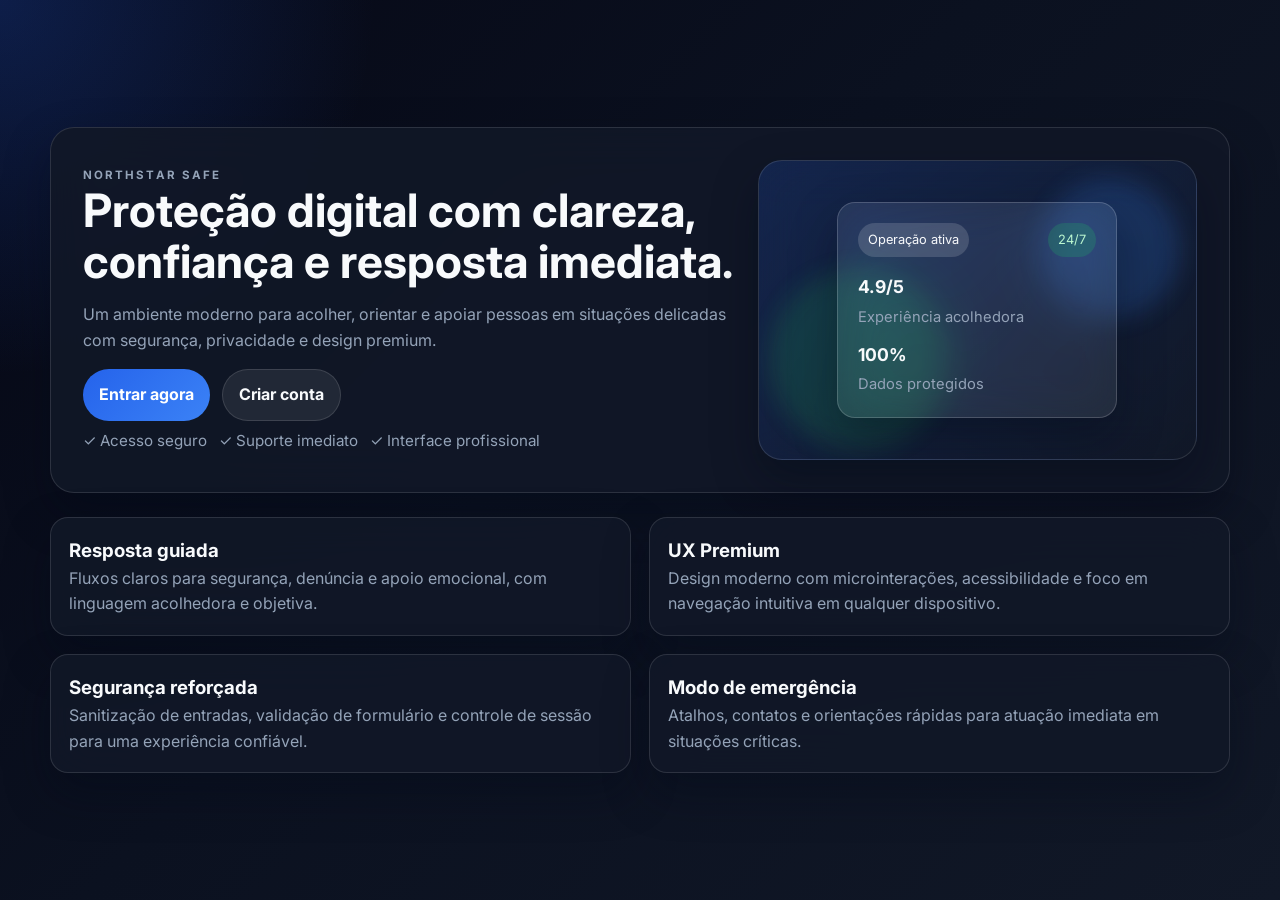
<file: index.html>
﻿<!DOCTYPE html>
<html lang="pt-BR">
<head>
  <meta charset="UTF-8" />
  <meta name="viewport" content="width=device-width, initial-scale=1.0" />
  <meta name="description" content="Northstar Safe oferece acolhimento, segurança e acesso rápido a recursos de proteção." />
  <title>Northstar Safe</title>
  <link rel="icon" type="image/svg+xml" href="assets/favicon.svg" />
  <link rel="preconnect" href="https://fonts.googleapis.com" />
  <link rel="preconnect" href="https://fonts.gstatic.com" crossorigin />
  <link href="https://fonts.googleapis.com/css2?family=Inter:wght@400;500;600;700;800&family=Poppins:wght@500;600;700&display=swap" rel="stylesheet" />
  <link rel="stylesheet" href="styles/style.css" />
</head>
<body class="landing-page">
  <main class="landing-shell">
    <section class="hero-card hero-spotlight">
      <div class="hero-copy">
        <p class="eyebrow">Northstar Safe</p>
        <h1>Proteção digital com clareza, confiança e resposta imediata.</h1>
        <p>Um ambiente moderno para acolher, orientar e apoiar pessoas em situações delicadas com segurança, privacidade e design premium.</p>
        <div class="actions">
          <a class="btn btn-primary" href="Index/login.html">Entrar agora</a>
          <a class="btn btn-secondary" href="Index/register.html">Criar conta</a>
        </div>
        <div class="trust-row">
          <span>✓ Acesso seguro</span>
          <span>✓ Suporte imediato</span>
          <span>✓ Interface profissional</span>
        </div>
      </div>
      <div class="hero-visual" aria-hidden="true">
        <div class="orb orb-one"></div>
        <div class="orb orb-two"></div>
        <div class="glass-panel">
          <div class="panel-header">
            <span class="status-pill">Operação ativa</span>
            <span class="status-pill status-success">24/7</span>
          </div>
          <div class="metric-list">
            <div>
              <strong>4.9/5</strong>
              <span>Experiência acolhedora</span>
            </div>
            <div>
              <strong>100%</strong>
              <span>Dados protegidos</span>
            </div>
          </div>
        </div>
      </div>
    </section>

    <section class="feature-grid">
      <article class="card">
        <h3>Resposta guiada</h3>
        <p>Fluxos claros para segurança, denúncia e apoio emocional, com linguagem acolhedora e objetiva.</p>
      </article>
      <article class="card">
        <h3>UX Premium</h3>
        <p>Design moderno com microinterações, acessibilidade e foco em navegação intuitiva em qualquer dispositivo.</p>
      </article>
      <article class="card">
        <h3>Segurança reforçada</h3>
        <p>Sanitização de entradas, validação de formulário e controle de sessão para uma experiência confiável.</p>
      </article>
      <article class="card">
        <h3>Modo de emergência</h3>
        <p>Atalhos, contatos e orientações rápidas para atuação imediata em situações críticas.</p>
      </article>
    </section>
  </main>
</body>
</html>
</file>
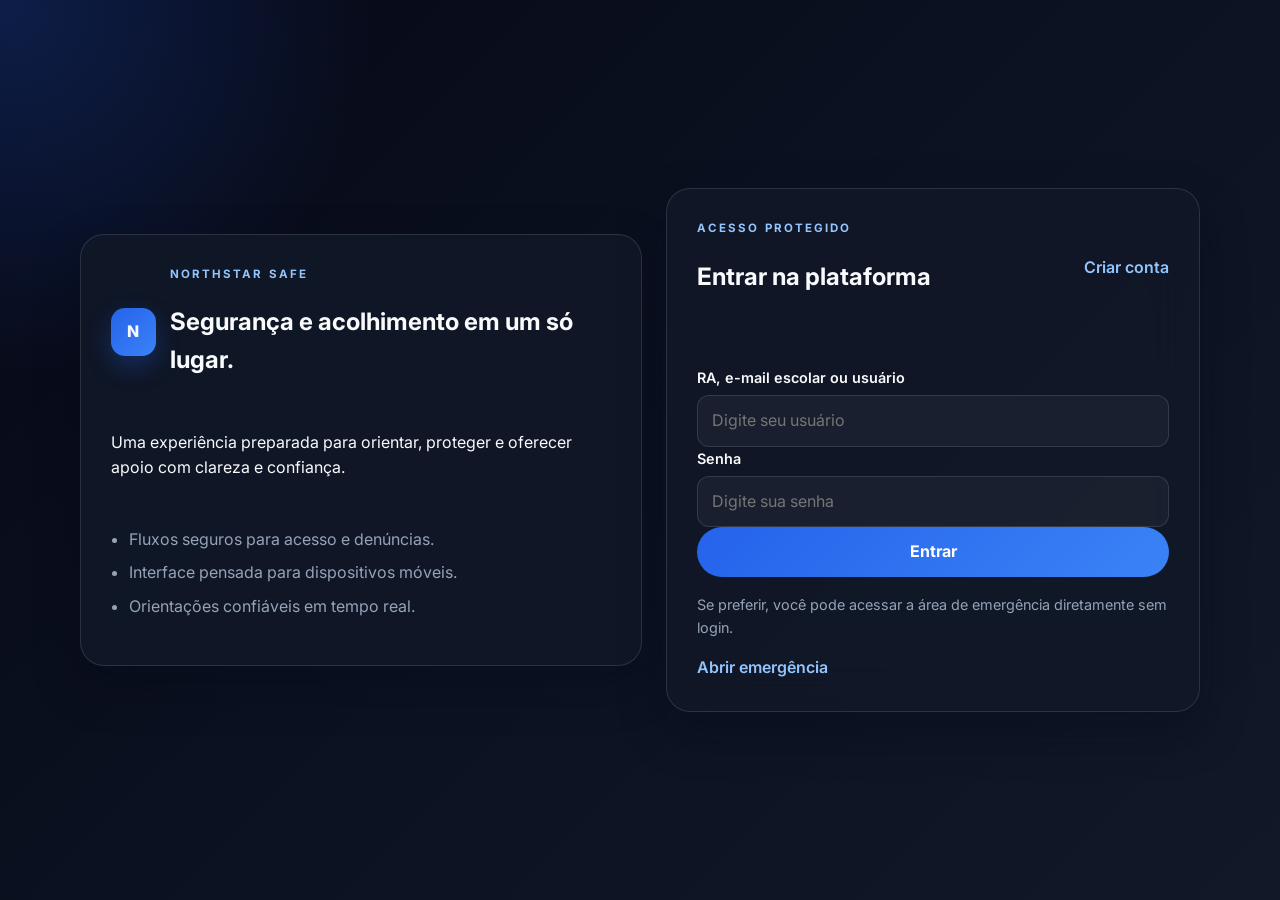
<file: Index/assedio.html>
<!DOCTYPE html>
<html lang="pt-BR">
<head>
  <meta charset="UTF-8" />
  <meta name="viewport" content="width=device-width, initial-scale=1.0" />
  <title>Assédio • Northstar Safe</title>
  <link rel="icon" type="image/svg+xml" href="../assets/favicon.svg" />
  <link rel="preconnect" href="https://fonts.googleapis.com" />
  <link rel="preconnect" href="https://fonts.gstatic.com" crossorigin />
  <link href="https://fonts.googleapis.com/css2?family=Inter:wght@400;500;600;700;800&display=swap" rel="stylesheet" />
  <link rel="stylesheet" href="../styles/style.css" />
  <link rel="stylesheet" href="../styles/page.css" />
</head>
<body>
  <div class="page-container">
    <div id="sidebar"></div>
    <main class="main-panel">
      <section class="section">
        <div class="section-title">
          <div class="headline">
            <p class="eyebrow">Orientação</p>
            <h2>Assédio</h2>
            <p>Conhecer as formas de assédio ajuda na prevenção, no registro e na busca por apoio.</p>
          </div>
          <a href="Home.html" class="btn btn-secondary">Voltar</a>
        </div>
        <div class="hero-card">
          <p class="eyebrow">Resumo</p>
          <p>O assédio pode acontecer presencialmente, digitalmente ou em ambientes de trabalho e estudo. Documentar e buscar apoio é fundamental.</p>
        </div>
        <div class="card-grid">
          <article class="card">
            <h3>Formas comuns</h3>
            <ul>
              <li>Insultos e comentários ofensivos</li>
              <li>Pressão persistente e invasão de privacidade</li>
              <li>Assédio virtual e compartilhamento indevido</li>
              <li>Intimidação em ambientes coletivos</li>
            </ul>
          </article>
          <article class="card">
            <h3>Próximos passos</h3>
            <ul>
              <li>Guarde provas e registros</li>
              <li>Reporte o ocorrido a uma autoridade</li>
              <li>Procure apoio emocional e jurídico</li>
              <li>Use o canal de denúncias do projeto</li>
            </ul>
          </article>
        </div>
      </section>
    </main>
  </div>
  <div id="footer"></div>
  <div id="toast" class="toast" role="status" aria-live="polite"></div>
  <script src="../scripts/shared.js"></script>
  <script>
    window.ProtegeCM.requireAuth('login.html');
    window.ProtegeCM.renderSidebar('assedio');
    window.ProtegeCM.renderFooter();
  </script>
</body>
</html>
</file>
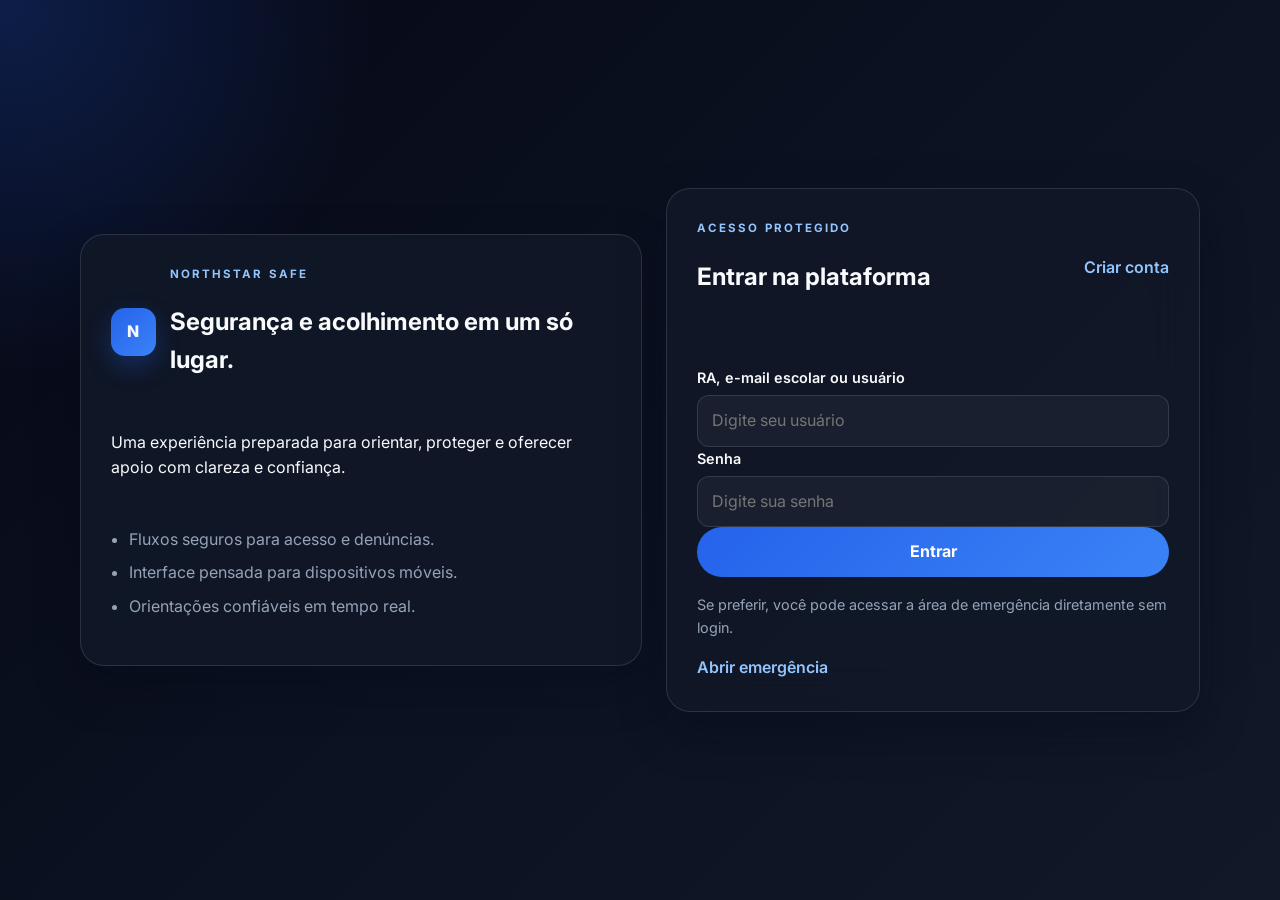
<file: Index/configuracoes.html>
<!DOCTYPE html>
<html lang="pt-BR">
<head>
  <meta charset="UTF-8" />
  <meta name="viewport" content="width=device-width, initial-scale=1.0" />
  <title>Configurações • Northstar Safe</title>
  <link rel="icon" type="image/svg+xml" href="../assets/favicon.svg" />
  <link rel="preconnect" href="https://fonts.googleapis.com" />
  <link rel="preconnect" href="https://fonts.gstatic.com" crossorigin />
  <link href="https://fonts.googleapis.com/css2?family=Inter:wght@400;500;600;700;800&display=swap" rel="stylesheet" />
  <link rel="stylesheet" href="../styles/style.css" />
  <link rel="stylesheet" href="../styles/page.css" />
</head>
<body>
  <div class="page-container">
    <div id="sidebar"></div>
    <main class="main-panel">
      <section class="section">
        <div class="section-title">
          <div class="headline">
            <p class="eyebrow">Configurações</p>
            <h2>Preferências de segurança</h2>
            <p>Organize o ambiente para uma experiência mais confortável e protegida.</p>
          </div>
          <a href="Home.html" class="btn btn-secondary">Voltar</a>
        </div>
        <div class="form-card">
          <div class="field-group">
            <label for="pref-privacy">🔒 Modo de privacidade</label>
            <select id="pref-privacy">
              <option>Alta</option>
              <option>Padrão</option>
              <option>Baixa</option>
            </select>
            <span class="helper-text">Define o nível de proteção de dados da sua sessão.</span>
          </div>
          <div class="field-group">
            <label for="pref-notify">🔔 Notificações</label>
            <select id="pref-notify">
              <option>Ativadas</option>
              <option>Somente essenciais</option>
            </select>
            <span class="helper-text">Controle quais notificações você deseja receber.</span>
          </div>
          <button class="btn btn-primary btn-full" type="button" onclick="window.ProtegeCM.showToast('Preferências salvas com sucesso.', 'success')">✓ Salvar preferências</button>
        </div>
      </section>
    </main>
  </div>
  <div id="footer"></div>
  <div id="toast" class="toast" role="status" aria-live="polite"></div>
  <script src="../scripts/shared.js"></script>
  <script>
    window.ProtegeCM.requireAuth('login.html');
    window.ProtegeCM.renderSidebar('configuracoes');
    window.ProtegeCM.renderFooter();
  </script>
</body>
</html>
</file>
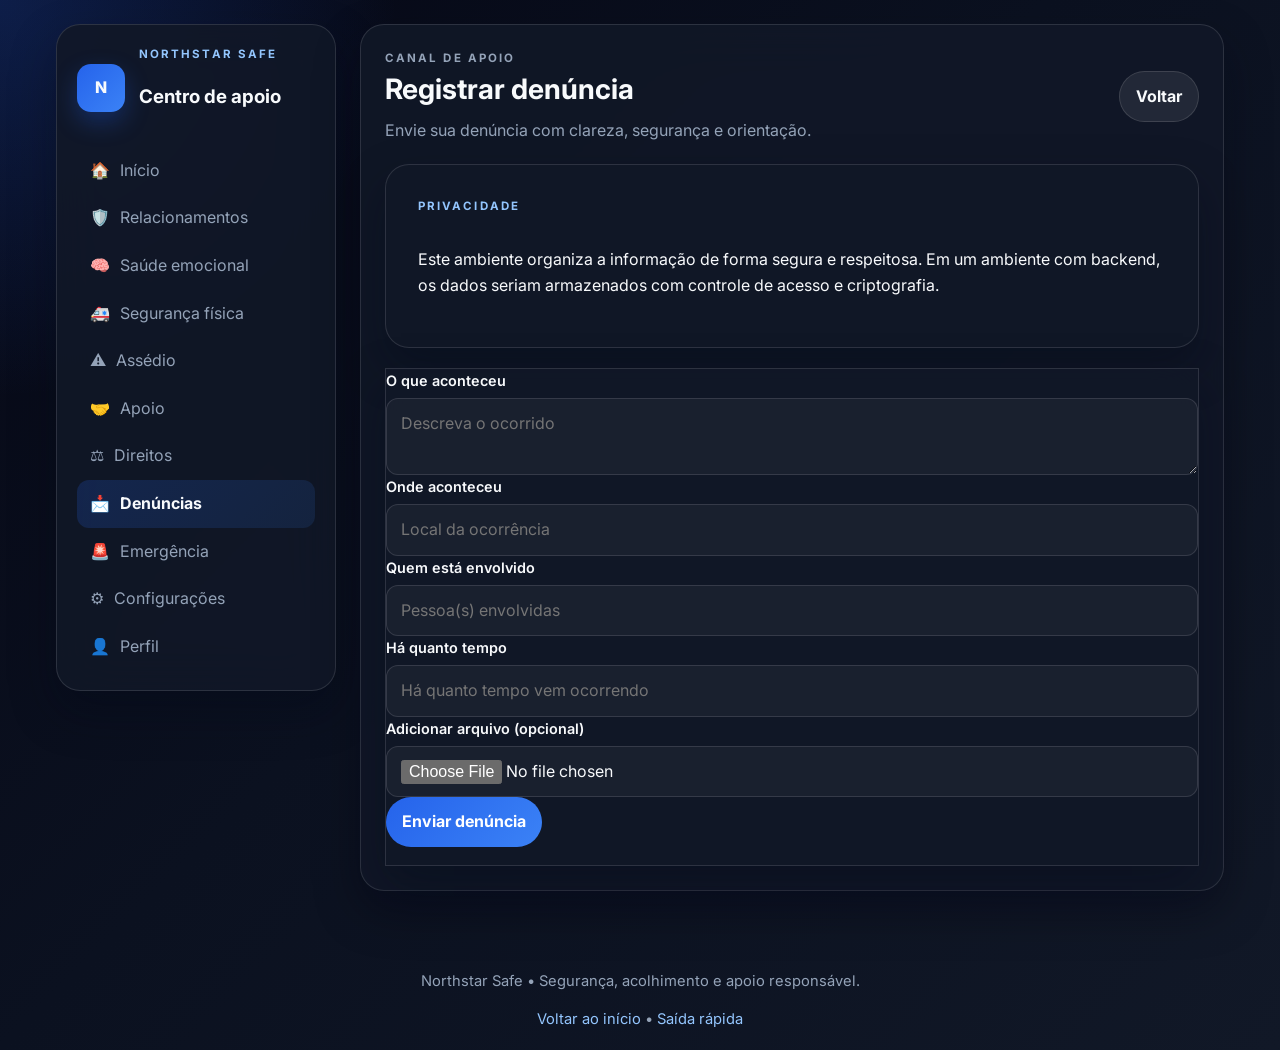
<file: Index/denuncias.html>
<!DOCTYPE html>
<html lang="pt-BR">
<head>
  <meta charset="UTF-8" />
  <meta name="viewport" content="width=device-width, initial-scale=1.0" />
  <title>Denúncias • Northstar Safe</title>
  <link rel="icon" type="image/svg+xml" href="../assets/favicon.svg" />
  <link rel="preconnect" href="https://fonts.googleapis.com" />
  <link rel="preconnect" href="https://fonts.gstatic.com" crossorigin />
  <link href="https://fonts.googleapis.com/css2?family=Inter:wght@400;500;600;700;800&display=swap" rel="stylesheet" />
  <link rel="stylesheet" href="../styles/style.css" />
  <link rel="stylesheet" href="../styles/page.css" />
</head>
<body>
  <div class="page-container">
    <div id="sidebar"></div>
    <main class="main-panel">
      <section class="section">
        <div class="section-title">
          <div class="headline">
            <p class="eyebrow">Canal de apoio</p>
            <h2>Registrar denúncia</h2>
            <p>Envie sua denúncia com clareza, segurança e orientação.</p>
          </div>
          <a href="Home.html" class="btn btn-secondary">Voltar</a>
        </div>
        <div class="hero-card">
          <p class="eyebrow">Privacidade</p>
          <p>Este ambiente organiza a informação de forma segura e respeitosa. Em um ambiente com backend, os dados seriam armazenados com controle de acesso e criptografia.</p>
        </div>
        <form id="denuncia-form" class="form-card" novalidate>
          <div class="field-group">
            <label for="denuncia-ocorreu">O que aconteceu</label>
            <textarea id="denuncia-ocorreu" placeholder="Descreva o ocorrido" required></textarea>
          </div>
          <div class="field-group">
            <label for="denuncia-onde">Onde aconteceu</label>
            <input id="denuncia-onde" type="text" placeholder="Local da ocorrência" required />
          </div>
          <div class="field-group">
            <label for="denuncia-quem">Quem está envolvido</label>
            <input id="denuncia-quem" type="text" placeholder="Pessoa(s) envolvidas" required />
          </div>
          <div class="field-group">
            <label for="denuncia-tempo">Há quanto tempo</label>
            <input id="denuncia-tempo" type="text" placeholder="Há quanto tempo vem ocorrendo" required />
          </div>
          <div class="field-group">
            <label for="denuncia-arquivo">Adicionar arquivo (opcional)</label>
            <input id="denuncia-arquivo" type="file" accept="image/*,.pdf,audio/*" />
          </div>
          <button type="submit" class="btn btn-primary">Enviar denúncia</button>
          <div id="denuncia-feedback" class="feedback-region"></div>
        </form>
      </section>
    </main>
  </div>
  <div id="footer"></div>
  <div id="toast" class="toast" role="status" aria-live="polite"></div>
  <script src="../scripts/shared.js"></script>
  <script>
    const ANONYMOUS_MODE_KEY = 'northstar-anonymous';
    const isAnonymous = sessionStorage.getItem(ANONYMOUS_MODE_KEY) === 'true';

    if (!isAnonymous) {
      sessionStorage.setItem(ANONYMOUS_MODE_KEY, 'true');
    }

    window.ProtegeCM.renderSidebar('denuncias');
    window.ProtegeCM.renderFooter();

    document.getElementById('denuncia-form').addEventListener('submit', event => {
      event.preventDefault();
      const fields = ['denuncia-ocorreu', 'denuncia-onde', 'denuncia-quem', 'denuncia-tempo'];
      const isComplete = fields.every(id => document.getElementById(id).value.trim());
      if (!isComplete) {
        window.ProtegeCM.showAlert('denuncia-feedback', 'Preencha todos os campos principais antes de enviar.', 'error');
        return;
      }
      window.ProtegeCM.showAlert('denuncia-feedback', 'Recebemos sua denúncia. Apenas a equipe autorizada terá acesso.', 'success');
      event.target.reset();
    });
  </script>
</body>
</html>
</file>
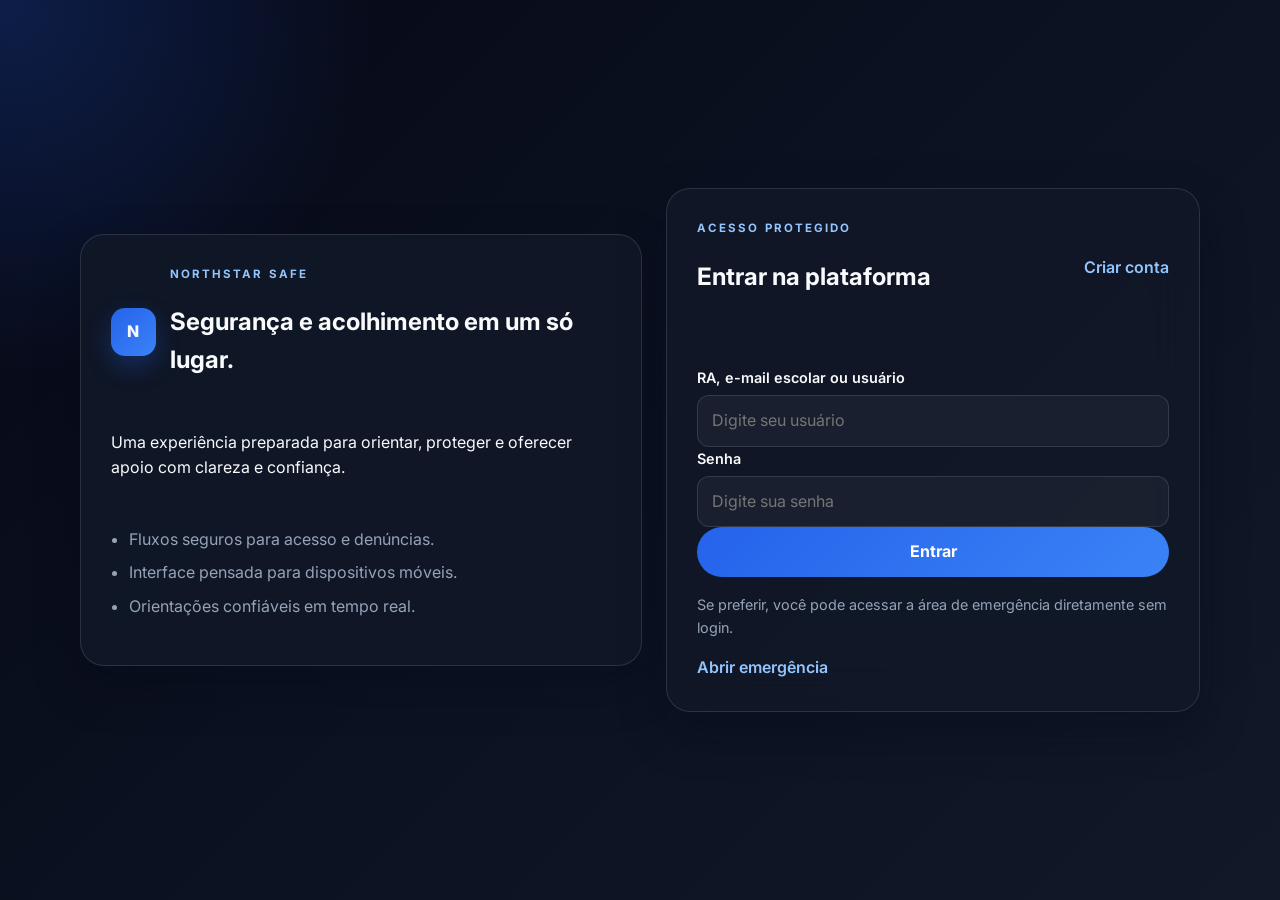
<file: Index/dependencia-emocional.html>
<!DOCTYPE html>
<html lang="pt-BR">
<head>
  <meta charset="UTF-8" />
  <meta name="viewport" content="width=device-width, initial-scale=1.0" />
  <title>Apoio • Northstar Safe</title>
  <link rel="icon" type="image/svg+xml" href="../assets/favicon.svg" />
  <link rel="preconnect" href="https://fonts.googleapis.com" />
  <link rel="preconnect" href="https://fonts.gstatic.com" crossorigin />
  <link href="https://fonts.googleapis.com/css2?family=Inter:wght@400;500;600;700;800&display=swap" rel="stylesheet" />
  <link rel="stylesheet" href="../styles/style.css" />
  <link rel="stylesheet" href="../styles/page.css" />
</head>
<body>
  <div class="page-container">
    <div id="sidebar"></div>
    <main class="main-panel">
      <section class="section">
        <div class="section-title">
          <div class="headline">
            <p class="eyebrow">Apoio emocional</p>
            <h2>Dependência emocional</h2>
            <p>Aprender a reconhecer padrões de dependência é um passo importante para recuperar autonomia.</p>
          </div>
          <a href="Home.html" class="btn btn-secondary">Voltar</a>
        </div>
        <div class="hero-card">
          <p class="eyebrow">Visão</p>
          <p>Dependência emocional pode envolver necessidade constante de aprovação, medo de abandono, dificuldade de tomar decisões e perda de autonomia.</p>
        </div>
        <div class="card-grid">
          <article class="card">
            <h3>Indicadores</h3>
            <ul>
              <li>Necessidade excessiva de validação</li>
              <li>Medo intenso de ser deixada</li>
              <li>Dificuldade para dizer não</li>
              <li>Perda de confiança em si</li>
            </ul>
          </article>
          <article class="card">
            <h3>Fortalecimento</h3>
            <ul>
              <li>Estabeleça limites claros</li>
              <li>Reforce sua rede de apoio</li>
              <li>Busque orientação profissional</li>
              <li>Cuidar da autoestima e da segurança</li>
            </ul>
          </article>
        </div>
      </section>
    </main>
  </div>
  <div id="footer"></div>
  <div id="toast" class="toast" role="status" aria-live="polite"></div>
  <script src="../scripts/shared.js"></script>
  <script>
    window.ProtegeCM.requireAuth('login.html');
    window.ProtegeCM.renderSidebar('dependencia');
    window.ProtegeCM.renderFooter();
  </script>
</body>
</html>
</file>
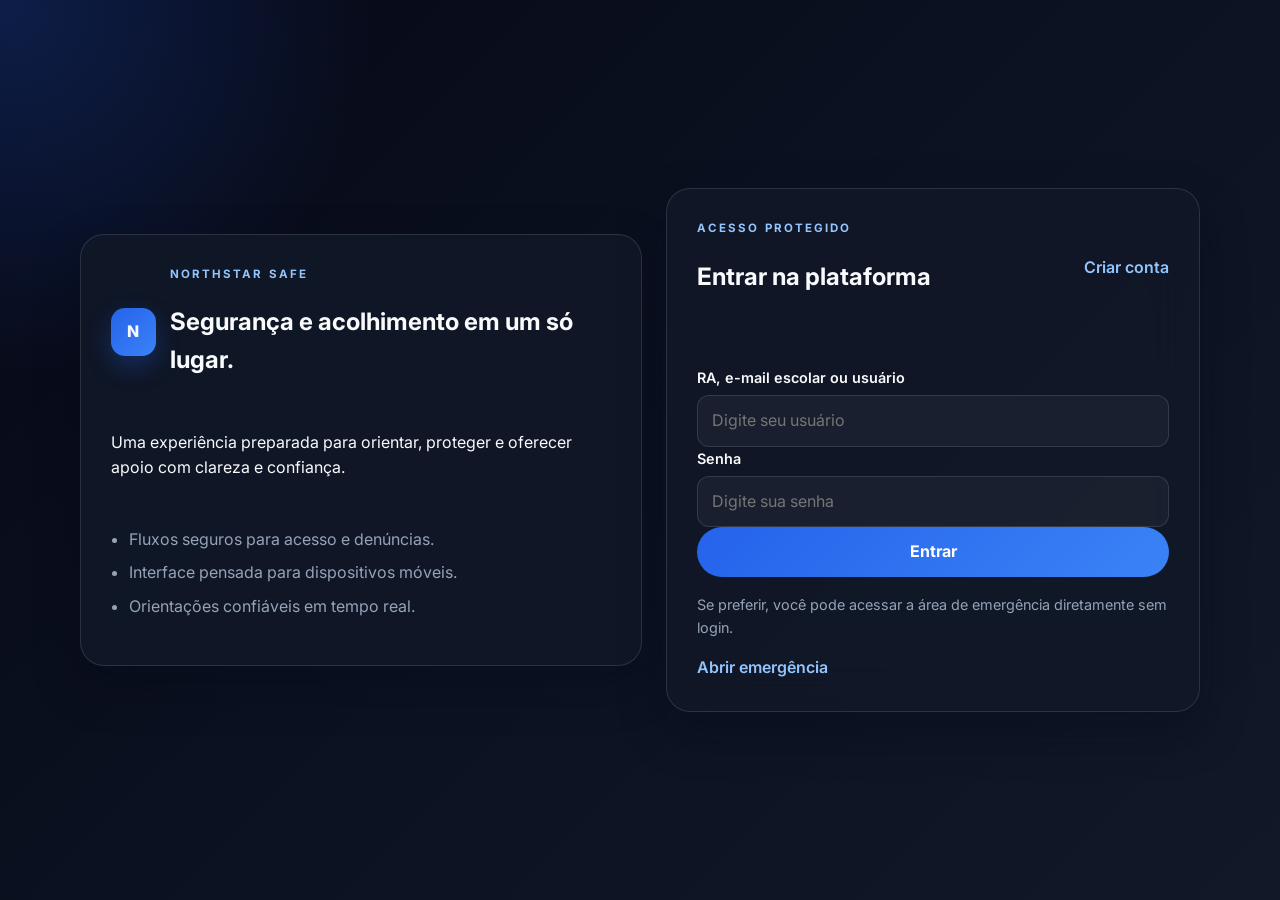
<file: Index/direitos-da-mulher.html>
<!DOCTYPE html>
<html lang="pt-BR">
<head>
  <meta charset="UTF-8" />
  <meta name="viewport" content="width=device-width, initial-scale=1.0" />
  <title>Direitos • Northstar Safe</title>
  <link rel="icon" type="image/svg+xml" href="../assets/favicon.svg" />
  <link rel="preconnect" href="https://fonts.googleapis.com" />
  <link rel="preconnect" href="https://fonts.gstatic.com" crossorigin />
  <link href="https://fonts.googleapis.com/css2?family=Inter:wght@400;500;600;700;800&display=swap" rel="stylesheet" />
  <link rel="stylesheet" href="../styles/style.css" />
  <link rel="stylesheet" href="../styles/page.css" />
</head>
<body>
  <div class="page-container">
    <div id="sidebar"></div>
    <main class="main-panel">
      <section class="section">
        <div class="section-title">
          <div class="headline">
            <p class="eyebrow">Direitos</p>
            <h2>Direitos da mulher</h2>
            <p>Conhecer seus direitos fortalece sua capacidade de agir e se proteger.</p>
          </div>
          <a href="Home.html" class="btn btn-secondary">Voltar</a>
        </div>
        <div class="hero-card">
          <p class="eyebrow">Informação</p>
          <p>O acesso a informação jurídica e social é uma ferramenta essencial para proteção e autonomia.</p>
        </div>
        <div class="card-grid">
          <article class="card">
            <h3>Áreas de proteção</h3>
            <ul>
              <li>Proteção contra violência</li>
              <li>Acesso a assistência social</li>
              <li>Direitos de saúde e segurança</li>
              <li>Amparo jurídico e psicológico</li>
            </ul>
          </article>
          <article class="card">
            <h3>Onde buscar apoio</h3>
            <ul>
              <li>Centros de atendimento especializados</li>
              <li>Serviços públicos e ONGs</li>
              <li>Delegacias especializadas</li>
              <li>Profissionais da saúde e da educação</li>
            </ul>
          </article>
        </div>
      </section>
    </main>
  </div>
  <div id="footer"></div>
  <div id="toast" class="toast" role="status" aria-live="polite"></div>
  <script src="../scripts/shared.js"></script>
  <script>
    window.ProtegeCM.requireAuth('login.html');
    window.ProtegeCM.renderSidebar('direitos');
    window.ProtegeCM.renderFooter();
  </script>
</body>
</html>
</file>
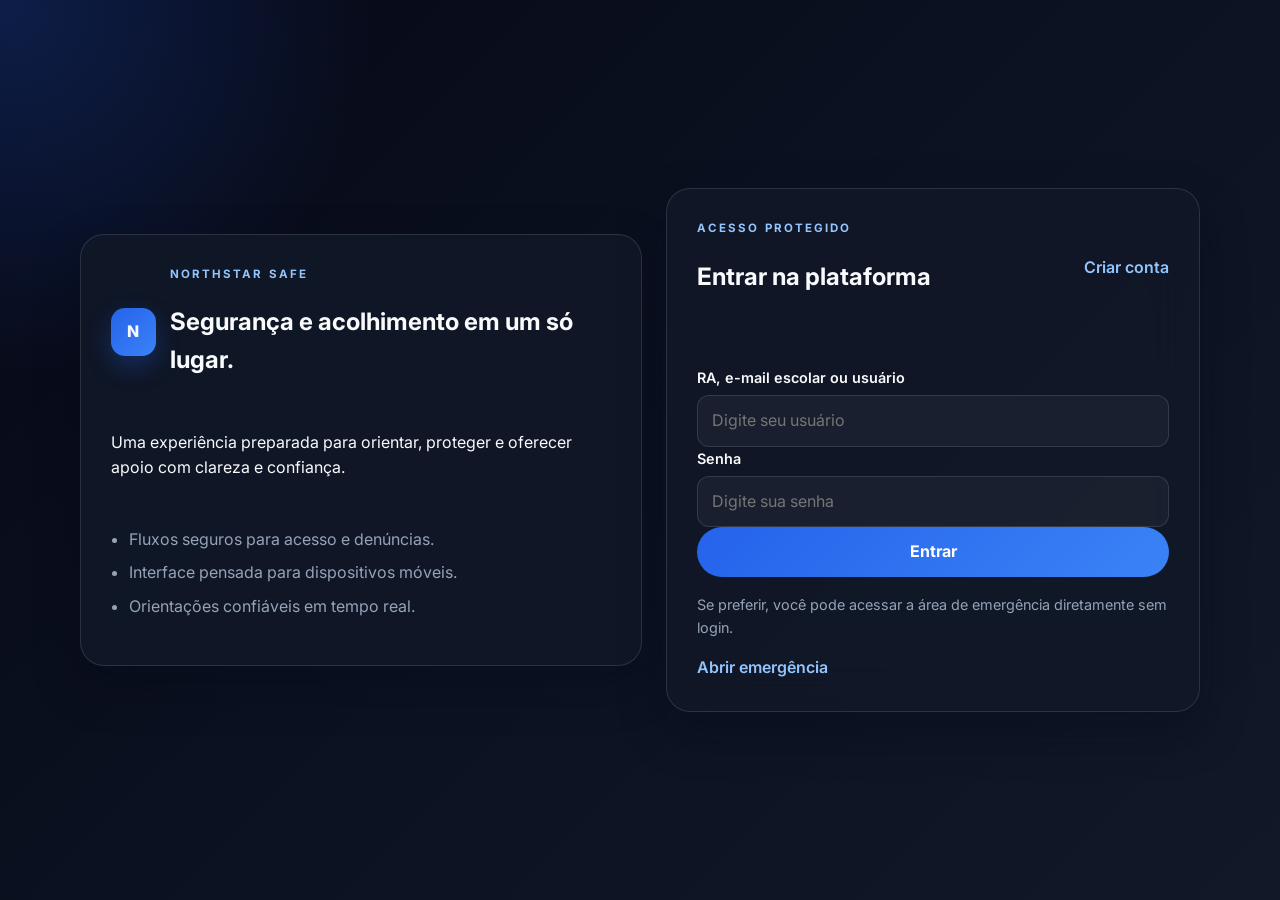
<file: Index/emergencia.html>
<!DOCTYPE html>
<html lang="pt-BR">
<head>
  <meta charset="UTF-8" />
  <meta name="viewport" content="width=device-width, initial-scale=1.0" />
  <title>Emergência • Northstar Safe</title>
  <link rel="icon" type="image/svg+xml" href="../assets/favicon.svg" />
  <link rel="preconnect" href="https://fonts.googleapis.com" />
  <link rel="preconnect" href="https://fonts.gstatic.com" crossorigin />
  <link href="https://fonts.googleapis.com/css2?family=Inter:wght@400;500;600;700;800&display=swap" rel="stylesheet" />
  <link rel="stylesheet" href="../styles/style.css" />
  <link rel="stylesheet" href="../styles/page.css" />
</head>
<body>
  <div class="page-container">
    <div id="sidebar"></div>
    <main class="main-panel">
      <section class="section">
        <div class="section-title">
          <div class="headline">
            <p class="eyebrow">Resposta imediata</p>
            <h2>Emergência agora</h2>
            <p>Use os recursos abaixo para agir com rapidez e segurança.</p>
          </div>
          <a href="Home.html" class="btn btn-secondary">Voltar</a>
        </div>
        <div class="hero-card">
          <p class="eyebrow">Atenção</p>
          <p>Se houver risco iminente, priorize o contato com os serviços oficiais ou alguém de confiança.</p>
        </div>
        <div class="card-grid">
          <article class="card">
            <h3>Chamar 190</h3>
            <p>Atendimento policial para situações urgentes e de risco imediato.</p>
            <a class="btn btn-danger btn-full" href="tel:190">🚨 Ligar para 190</a>
          </article>
          <article class="card">
            <h3>Enviar SMS</h3>
            <p>Prepare uma mensagem de socorro no aplicativo padrão do celular.</p>
            <button class="btn btn-primary" type="button" onclick="window.ProtegeCM.prepareSms()">Abrir SMS</button>
          </article>
        </div>
        <div class="form-card">
          <button class="btn btn-primary btn-full" type="button" onclick="window.ProtegeCM.requestLocation('location-output')">📍 Obter localização</button>
          <p id="location-output" class="helper-text"></p>
        </div>
        <div class="card">
          <h3>Telefones úteis</h3>
          <ul>
            <li>190 – Polícia Militar</li>
            <li>180 – Disque denúncia de violência contra a mulher</li>
            <li>Delegacia da Mulher – atendimento especializado</li>
          </ul>
        </div>
      </section>
    </main>
  </div>
  <div id="footer"></div>
  <div id="toast" class="toast" role="status" aria-live="polite"></div>
  <script src="../scripts/shared.js"></script>
  <script>
    const ANONYMOUS_MODE_KEY = 'northstar-anonymous';
    const isAnonymous = sessionStorage.getItem(ANONYMOUS_MODE_KEY) === 'true';

    if (!isAnonymous) {
      window.ProtegeCM.requireAuth('login.html');
    }

    window.ProtegeCM.renderSidebar('emergencia');
    window.ProtegeCM.renderFooter();
  </script>
</body>
</html>
</file>
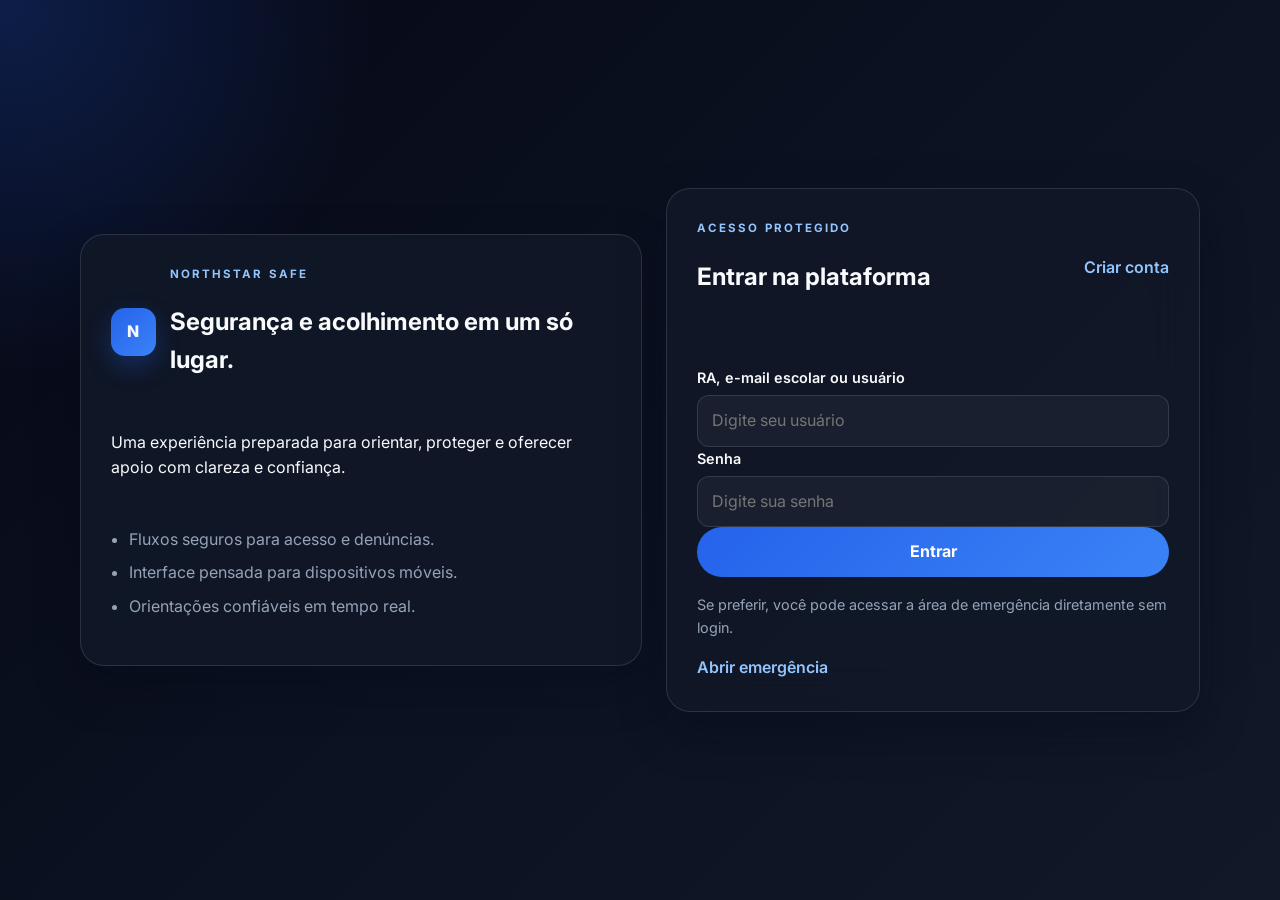
<file: Index/Home.html>
﻿<!DOCTYPE html>
<html lang="pt-BR">
<head>
  <meta charset="UTF-8" />
  <meta name="viewport" content="width=device-width, initial-scale=1.0" />
  <title>Painel • Northstar Safe</title>
  <link rel="icon" type="image/svg+xml" href="../assets/favicon.svg" />
  <link rel="preconnect" href="https://fonts.googleapis.com" />
  <link rel="preconnect" href="https://fonts.gstatic.com" crossorigin />
  <link href="https://fonts.googleapis.com/css2?family=Inter:wght@400;500;600;700;800&display=swap" rel="stylesheet" />
  <link rel="stylesheet" href="../styles/style.css" />
  <link rel="stylesheet" href="../styles/page.css" />
</head>
<body>
  <div class="page-container">
    <div id="sidebar"></div>
    <main class="main-panel">
      <section class="section">
        <div class="section-title">
          <div class="headline">
            <p class="eyebrow">Painel seguro</p>
            <h2>Bem-vinda, <span id="user-name">visitante</span></h2>
            <p>Seu centro de apoio, orientação e ação rápida para o dia a dia.</p>
          </div>
          <div class="button-group compact">
            <button id="logout-btn" class="btn btn-secondary" type="button">Sair</button>
            <a class="btn btn-primary" href="denuncias.html">Registrar denúncia</a>
          </div>
        </div>

        <div class="hero-grid">
          <article class="hero-card">
            <p class="eyebrow">Resumo</p>
            <h3>Você está em um ambiente preparado para acolher e orientar com segurança.</h3>
            <p>Explore conteúdos, ative o canal de emergência e encontre caminhos claros para agir com confiança.</p>
            <div class="actions">
              <a class="btn btn-primary" href="emergencia.html">Abrir emergência</a>
              <a class="btn btn-secondary" href="relacionamentos-abusivos.html">Ver recursos</a>
            </div>
          </article>
          <aside class="hero-card accent">
            <p class="eyebrow">Atendimento</p>
            <h3>Resposta rápida e profissional</h3>
            <p>Todos os canais foram organizados para oferecer apoio imediato e linguagem clara.</p>
          </aside>
        </div>

        <div class="stat-grid">
          <div class="stat-card">
            <span class="meta">Recursos</span>
            <div class="value">8</div>
            <p>Guias prontos para leitura</p>
          </div>
          <div class="stat-card">
            <span class="meta">Segurança</span>
            <div class="value">100%</div>
            <p>Proteção de sessão</p>
          </div>
          <div class="stat-card">
            <span class="meta">Acesso</span>
            <div class="value">24/7</div>
            <p>Disponível sempre</p>
          </div>
          <div class="stat-card">
            <span class="meta">Suporte</span>
            <div class="value">3x</div>
            <p>Canais de apoio</p>
          </div>
        </div>

        <div class="card-grid">
          <article class="card">
            <p class="meta">Relacionamentos</p>
            <h3>Reconhecer sinais</h3>
            <p>Entenda padrões de controle, agressão e isolamento com informações claras e acolhedoras.</p>
            <a class="text-link" href="relacionamentos-abusivos.html">Abrir guia</a>
          </article>
          <article class="card">
            <p class="meta">Saúde emocional</p>
            <h3>Orientações práticas</h3>
            <p>Descubra caminhos para cuidar do seu bem-estar e fortalecer sua segurança emocional.</p>
            <a class="text-link" href="violencia-psicologica.html">Abrir guia</a>
          </article>
          <article class="card">
            <p class="meta">Denúncias</p>
            <h3>Registro seguro</h3>
            <p>Organize sua denúncia com clareza e acesso a orientações antes de qualquer decisão.</p>
            <a class="text-link" href="denuncias.html">Abrir guia</a>
          </article>
          <article class="card">
            <p class="meta">Emergência</p>
            <h3>Resposta imediata</h3>
            <p>Encontre contatos e passos de ação rápida quando a situação exige atenção urgente.</p>
            <a class="text-link" href="emergencia.html">Abrir guia</a>
          </article>
        </div>
      </section>
    </main>
  </div>
  <div id="footer"></div>
  <div id="toast" class="toast" role="status" aria-live="polite"></div>
  <script src="../scripts/shared.js"></script>
  <script>
    const auth = window.ProtegeCM;
    auth.requireAuth('login.html');
    auth.renderSidebar('home');
    auth.renderFooter();
    document.getElementById('user-name').textContent = auth.getAuthenticatedUser();
    document.getElementById('logout-btn').addEventListener('click', () => auth.logout());
  </script>
</body>
</html>
</file>
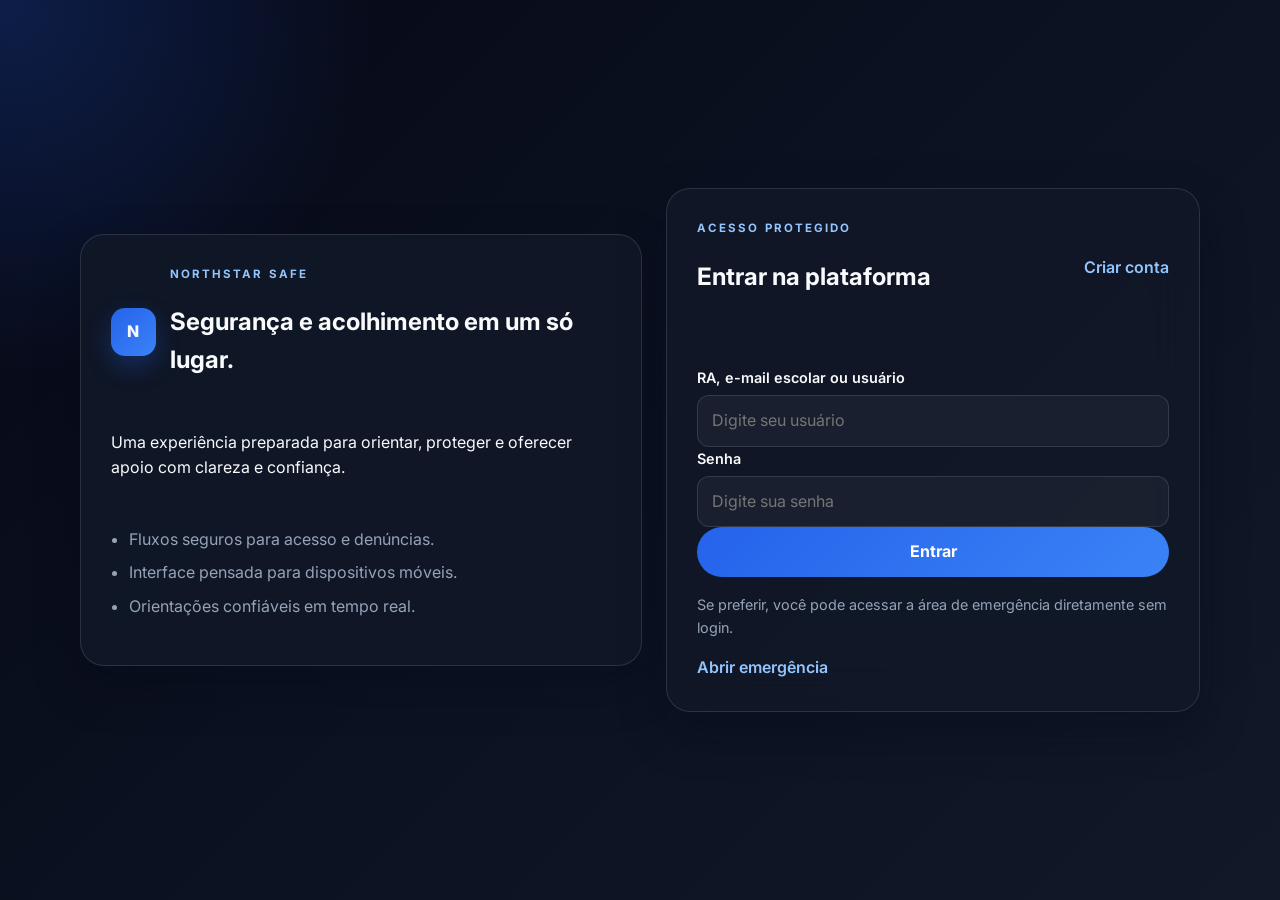
<file: Index/login.html>
﻿<!DOCTYPE html>
<html lang="pt-BR">
<head>
  <meta charset="UTF-8" />
  <meta name="viewport" content="width=device-width, initial-scale=1.0" />
  <title>Entrar • Northstar Safe</title>
  <link rel="icon" type="image/svg+xml" href="../assets/favicon.svg" />
  <link rel="preconnect" href="https://fonts.googleapis.com" />
  <link rel="preconnect" href="https://fonts.gstatic.com" crossorigin />
  <link href="https://fonts.googleapis.com/css2?family=Inter:wght@400;500;600;700;800&display=swap" rel="stylesheet" />
  <link rel="stylesheet" href="../styles/style.css" />
</head>
<body class="auth-page">
  <main class="auth-shell">
    <section class="auth-hero" aria-label="Visão geral da plataforma">
      <div class="brand-block">
        <div class="brand-mark">N</div>
        <div>
          <p class="eyebrow">Northstar Safe</p>
          <h1>Segurança e acolhimento em um só lugar.</h1>
        </div>
      </div>
      <p>Uma experiência preparada para orientar, proteger e oferecer apoio com clareza e confiança.</p>
      <ul class="benefits-list">
        <li>Fluxos seguros para acesso e denúncias.</li>
        <li>Interface pensada para dispositivos móveis.</li>
        <li>Orientações confiáveis em tempo real.</li>
      </ul>
    </section>

    <section class="auth-card" aria-labelledby="login-title">
      <div class="auth-card-header">
        <div>
          <p class="eyebrow">Acesso protegido</p>
          <h2 id="login-title">Entrar na plataforma</h2>
        </div>
        <a class="text-link" href="register.html">Criar conta</a>
      </div>
      <div id="login-feedback" class="feedback-region" aria-live="polite"></div>
      <form id="login-form" novalidate>
        <div class="field-group">
          <label for="login-username">RA, e-mail escolar ou usuário</label>
          <input id="login-username" name="login" type="text" autocomplete="username" required placeholder="Digite seu usuário" />
        </div>
        <div class="field-group">
          <label for="login-password">Senha</label>
          <input id="login-password" name="password" type="password" autocomplete="current-password" required placeholder="Digite sua senha" />
        </div>
        <button type="submit" class="btn btn-primary btn-full" id="login-submit">Entrar</button>
      </form>
      <p class="helper-text">Se preferir, você pode acessar a área de emergência diretamente sem login.</p>
      <a class="text-link" href="emergencia.html">Abrir emergência</a>
    </section>
  </main>
  <script src="../scripts/shared.js"></script>
  <script src="../scripts/login.js"></script>
</body>
</html>
</file>
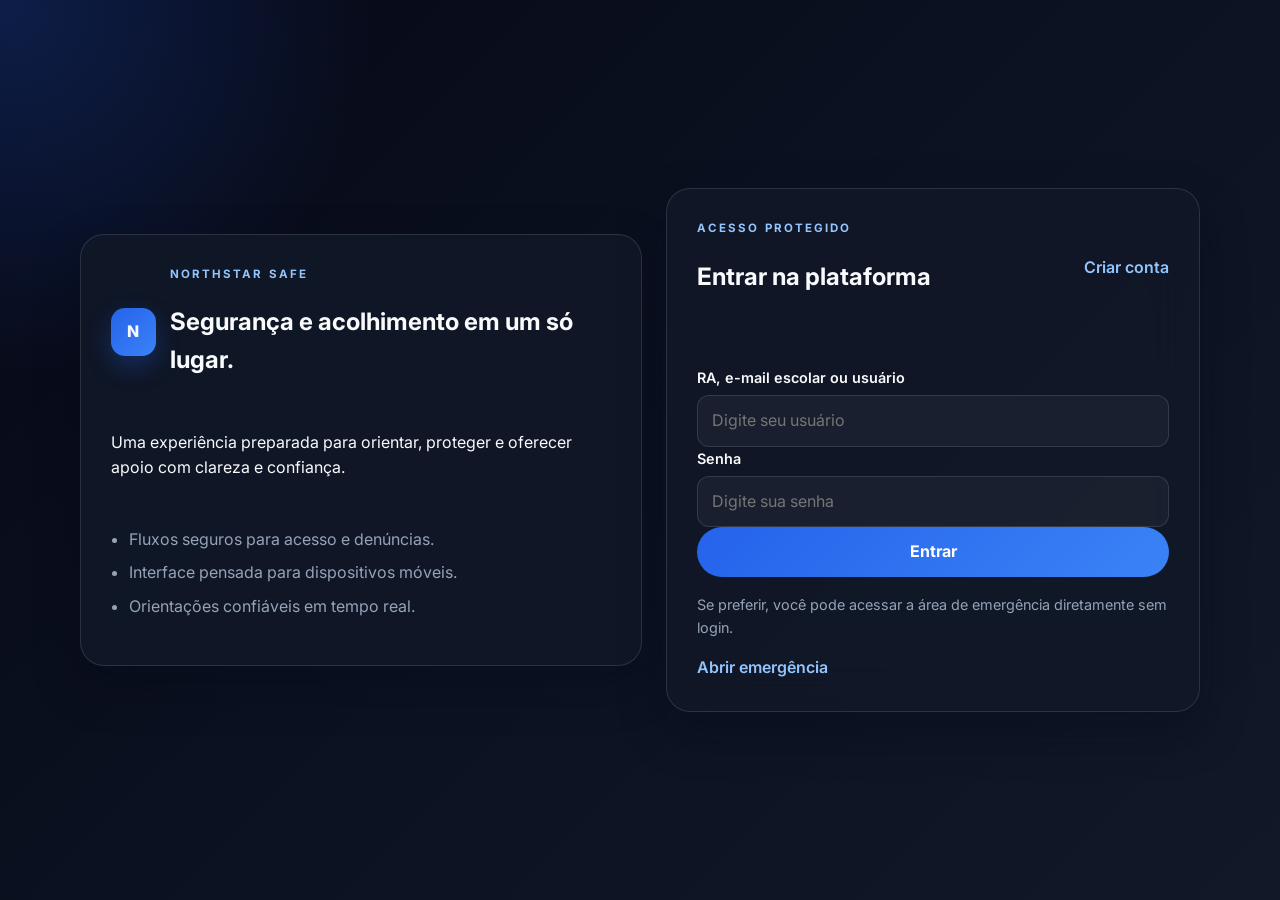
<file: Index/perfil.html>
<!DOCTYPE html>
<html lang="pt-BR">
<head>
  <meta charset="UTF-8" />
  <meta name="viewport" content="width=device-width, initial-scale=1.0" />
  <title>Perfil • Northstar Safe</title>
  <link rel="icon" type="image/svg+xml" href="../assets/favicon.svg" />
  <link rel="preconnect" href="https://fonts.googleapis.com" />
  <link rel="preconnect" href="https://fonts.gstatic.com" crossorigin />
  <link href="https://fonts.googleapis.com/css2?family=Inter:wght@400;500;600;700;800&display=swap" rel="stylesheet" />
  <link rel="stylesheet" href="../styles/style.css" />
  <link rel="stylesheet" href="../styles/page.css" />
</head>
<body>
  <div class="page-container">
    <div id="sidebar"></div>
    <main class="main-panel">
      <section class="section">
        <div class="section-title">
          <div class="headline">
            <p class="eyebrow">Perfil</p>
            <h2>Minha conta</h2>
            <p>Acompanhe as configurações e o estado da sua sessão.</p>
          </div>
          <button id="logout-btn" class="btn btn-secondary" type="button">Sair</button>
        </div>
        <div class="hero-card">
          <p class="eyebrow">Conta</p>
          <h3 id="profile-name">Usuária</h3>
          <p>Sessão protegida, identidade registrada e acesso reservado.</p>
        </div>
      </section>
    </main>
  </div>
  <div id="footer"></div>
  <div id="toast" class="toast" role="status" aria-live="polite"></div>
  <script src="../scripts/shared.js"></script>
  <script>
    window.ProtegeCM.requireAuth('login.html');
    window.ProtegeCM.renderSidebar('perfil');
    window.ProtegeCM.renderFooter();
    document.getElementById('profile-name').textContent = window.ProtegeCM.getAuthenticatedUser();
    document.getElementById('logout-btn').addEventListener('click', () => window.ProtegeCM.logout());
  </script>
</body>
</html>
</file>
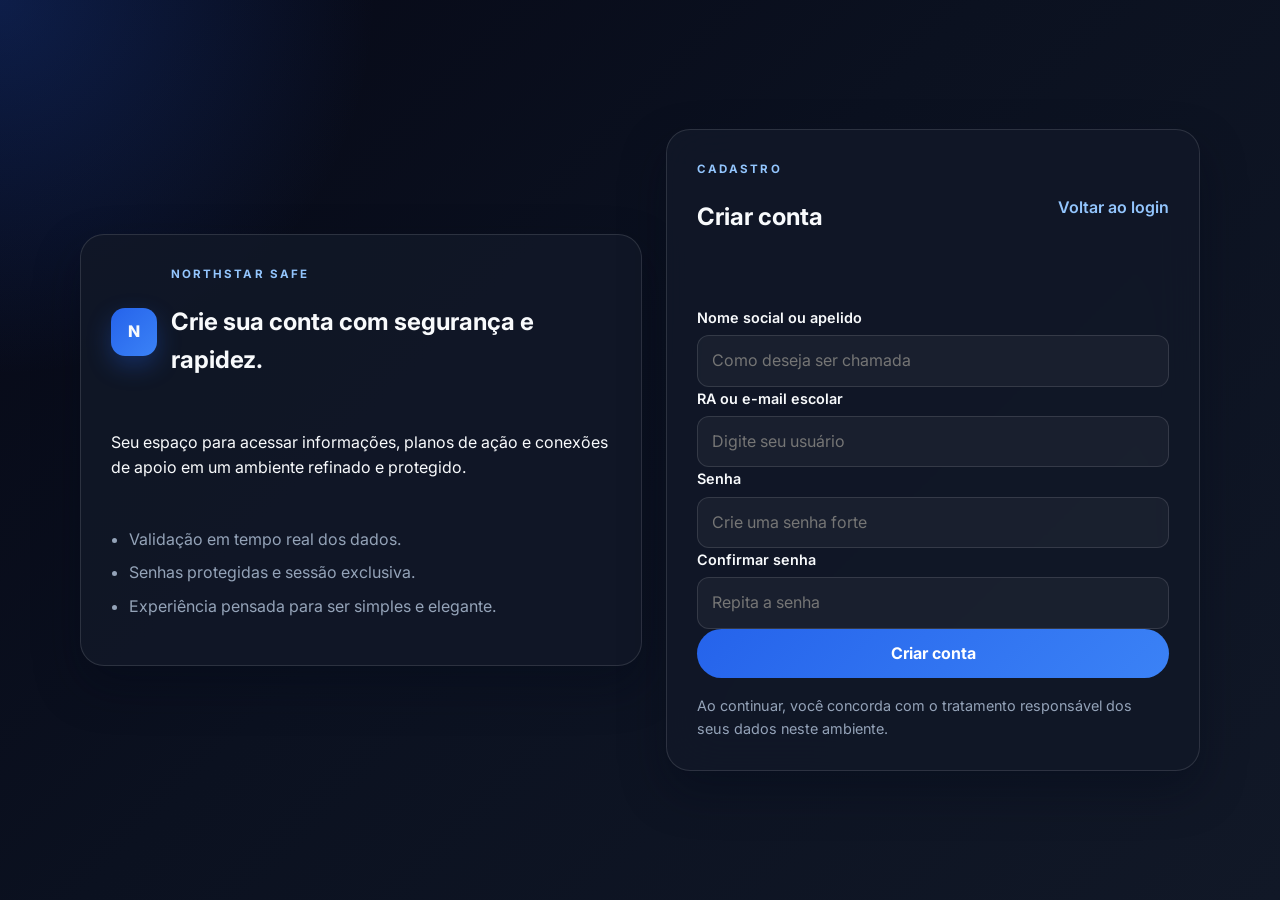
<file: Index/register.html>
﻿<!DOCTYPE html>
<html lang="pt-BR">
<head>
  <meta charset="UTF-8" />
  <meta name="viewport" content="width=device-width, initial-scale=1.0" />
  <title>Criar conta • Northstar Safe</title>
  <link rel="icon" type="image/svg+xml" href="../assets/favicon.svg" />
  <link rel="preconnect" href="https://fonts.googleapis.com" />
  <link rel="preconnect" href="https://fonts.gstatic.com" crossorigin />
  <link href="https://fonts.googleapis.com/css2?family=Inter:wght@400;500;600;700;800&display=swap" rel="stylesheet" />
  <link rel="stylesheet" href="../styles/style.css" />
</head>
<body class="auth-page">
  <main class="auth-shell">
    <section class="auth-hero" aria-label="Visão geral da plataforma">
      <div class="brand-block">
        <div class="brand-mark">N</div>
        <div>
          <p class="eyebrow">Northstar Safe</p>
          <h1>Crie sua conta com segurança e rapidez.</h1>
        </div>
      </div>
      <p>Seu espaço para acessar informações, planos de ação e conexões de apoio em um ambiente refinado e protegido.</p>
      <ul class="benefits-list">
        <li>Validação em tempo real dos dados.</li>
        <li>Senhas protegidas e sessão exclusiva.</li>
        <li>Experiência pensada para ser simples e elegante.</li>
      </ul>
    </section>

    <section class="auth-card" aria-labelledby="register-title">
      <div class="auth-card-header">
        <div>
          <p class="eyebrow">Cadastro</p>
          <h2 id="register-title">Criar conta</h2>
        </div>
        <a class="text-link" href="login.html">Voltar ao login</a>
      </div>
      <div id="register-feedback" class="feedback-region" aria-live="polite"></div>
      <form id="register-form" novalidate>
        <div class="field-group">
          <label for="register-name">Nome social ou apelido</label>
          <input id="register-name" name="name" type="text" required placeholder="Como deseja ser chamada" />
        </div>
        <div class="field-group">
          <label for="register-login">RA ou e-mail escolar</label>
          <input id="register-login" name="login" type="text" required placeholder="Digite seu usuário" />
        </div>
        <div class="field-group">
          <label for="register-password">Senha</label>
          <input id="register-password" name="password" type="password" required placeholder="Crie uma senha forte" />
        </div>
        <div class="field-group">
          <label for="register-confirm">Confirmar senha</label>
          <input id="register-confirm" name="confirm" type="password" required placeholder="Repita a senha" />
        </div>
        <button type="submit" class="btn btn-primary btn-full" id="register-submit">Criar conta</button>
      </form>
      <p class="helper-text">Ao continuar, você concorda com o tratamento responsável dos seus dados neste ambiente.</p>
    </section>
  </main>
  <script src="../scripts/shared.js"></script>
  <script src="../scripts/register.js"></script>
</body>
</html>
</file>
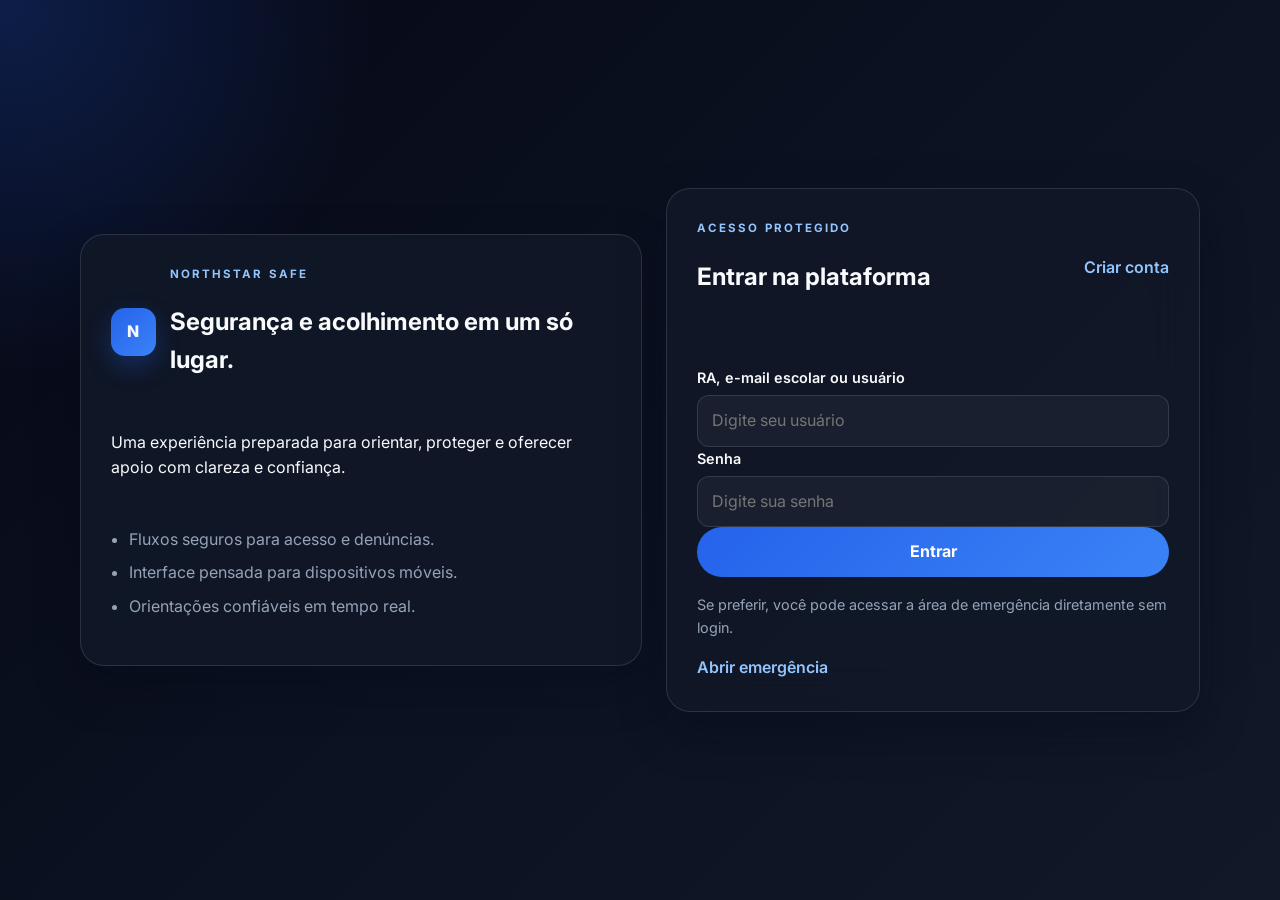
<file: Index/relacionamentos-abusivos.html>
<!DOCTYPE html>
<html lang="pt-BR">
<head>
  <meta charset="UTF-8" />
  <meta name="viewport" content="width=device-width, initial-scale=1.0" />
  <title>Relações • Northstar Safe</title>
  <link rel="icon" type="image/svg+xml" href="../assets/favicon.svg" />
  <link rel="preconnect" href="https://fonts.googleapis.com" />
  <link rel="preconnect" href="https://fonts.gstatic.com" crossorigin />
  <link href="https://fonts.googleapis.com/css2?family=Inter:wght@400;500;600;700;800&display=swap" rel="stylesheet" />
  <link rel="stylesheet" href="../styles/style.css" />
  <link rel="stylesheet" href="../styles/page.css" />
</head>
<body>
  <div class="page-container">
    <div id="sidebar"></div>
    <main class="main-panel">
      <section class="section">
        <div class="section-title">
          <div class="headline">
            <p class="eyebrow">Orientação</p>
            <h2>Relacionamentos abusivos</h2>
            <p>Reconhecer sinais de controle, pressão e violência é o primeiro passo para agir com segurança.</p>
          </div>
          <a href="Home.html" class="btn btn-secondary">Voltar</a>
        </div>
        <div class="hero-card">
          <p class="eyebrow">Resumo</p>
          <p>Um relacionamento abusivo pode começar de forma sutil e evoluir para um padrão de controle, medo e isolamento. O reconhecimento precoce é essencial.</p>
        </div>
        <div class="card-grid">
          <article class="card">
            <h3>Sinais de alerta</h3>
            <ul>
              <li>Ciúmes excessivo e controle constante</li>
              <li>Humilhações e críticas frequentes</li>
              <li>Isolamento de amigos e família</li>
              <li>Ameaças ou agressões físicas</li>
            </ul>
          </article>
          <article class="card">
            <h3>O que fazer</h3>
            <ul>
              <li>Procure apoio de alguém de confiança</li>
              <li>Registre fatos e mensagens importantes</li>
              <li>Planeje uma saída segura</li>
              <li>Busque ajuda profissional ou oficial</li>
            </ul>
          </article>
        </div>
      </section>
    </main>
  </div>
  <div id="footer"></div>
  <div id="toast" class="toast" role="status" aria-live="polite"></div>
  <script src="../scripts/shared.js"></script>
  <script>
    window.ProtegeCM.requireAuth('login.html');
    window.ProtegeCM.renderSidebar('relacionamentos');
    window.ProtegeCM.renderFooter();
  </script>
</body>
</html>
</file>
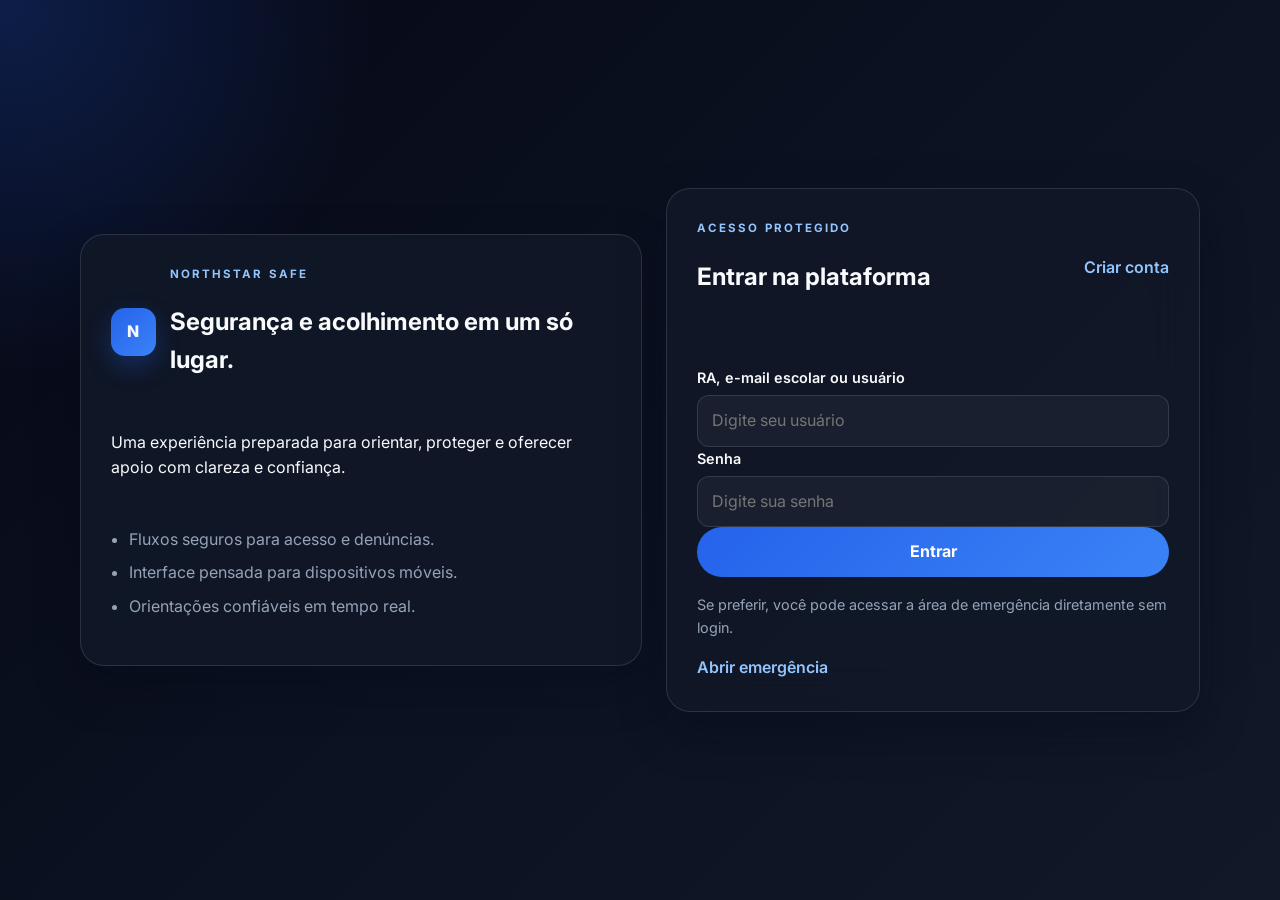
<file: Index/violencia-fisica.html>
<!DOCTYPE html>
<html lang="pt-BR">
<head>
  <meta charset="UTF-8" />
  <meta name="viewport" content="width=device-width, initial-scale=1.0" />
  <title>Segurança • Northstar Safe</title>
  <link rel="icon" type="image/svg+xml" href="../assets/favicon.svg" />
  <link rel="preconnect" href="https://fonts.googleapis.com" />
  <link rel="preconnect" href="https://fonts.gstatic.com" crossorigin />
  <link href="https://fonts.googleapis.com/css2?family=Inter:wght@400;500;600;700;800&display=swap" rel="stylesheet" />
  <link rel="stylesheet" href="../styles/style.css" />
  <link rel="stylesheet" href="../styles/page.css" />
</head>
<body>
  <div class="page-container">
    <div id="sidebar"></div>
    <main class="main-panel">
      <section class="section">
        <div class="section-title">
          <div class="headline">
            <p class="eyebrow">Segurança física</p>
            <h2>Violência física</h2>
            <p>Receba orientações objetivas sobre proteção, acolhimento e medidas urgentes.</p>
          </div>
          <a href="Home.html" class="btn btn-secondary">Voltar</a>
        </div>
        <div class="hero-card">
          <p class="eyebrow">Atenção</p>
          <p>Se houver risco imediato, busque ajuda imediata com serviços oficiais, vizinhos ou alguém de confiança.</p>
        </div>
        <div class="card-grid">
          <article class="card">
            <h3>Medidas de proteção</h3>
            <ul>
              <li>Guarde documentos importantes em local seguro</li>
              <li>Planeje um caminho de saída</li>
              <li>Tenha contatos de apoio disponíveis</li>
              <li>Use os canais de emergência do projeto</li>
            </ul>
          </article>
          <article class="card">
            <h3>Quando buscar ajuda</h3>
            <ul>
              <li>Em caso de ameaça atual</li>
              <li>Se houver lesões ou risco repetido</li>
              <li>Quando a segurança estiver comprometida</li>
              <li>Se houver medo constante de violência</li>
            </ul>
          </article>
        </div>
      </section>
    </main>
  </div>
  <div id="footer"></div>
  <div id="toast" class="toast" role="status" aria-live="polite"></div>
  <script src="../scripts/shared.js"></script>
  <script>
    window.ProtegeCM.requireAuth('login.html');
    window.ProtegeCM.renderSidebar('fisica');
    window.ProtegeCM.renderFooter();
  </script>
</body>
</html>
</file>
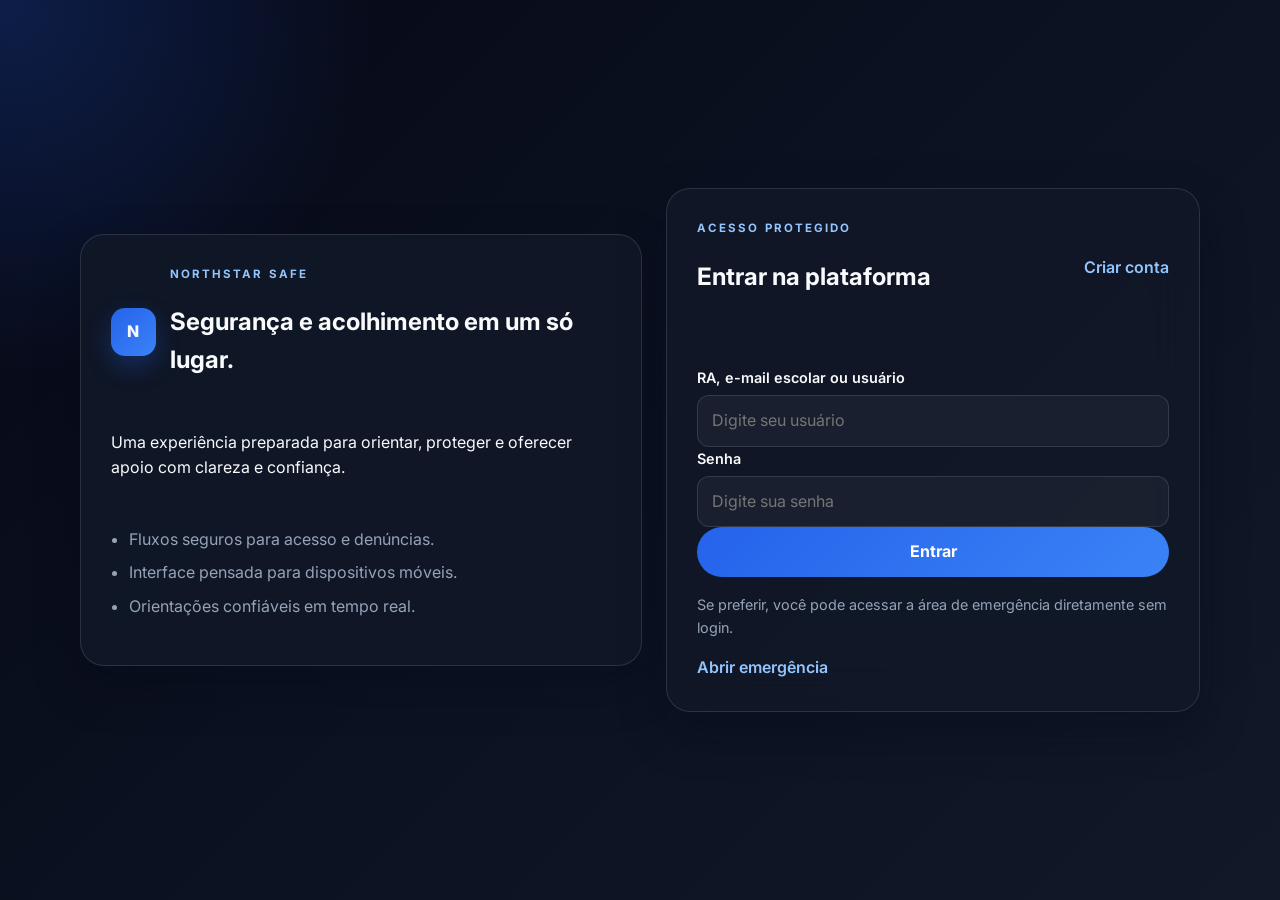
<file: Index/violencia-psicologica.html>
<!DOCTYPE html>
<html lang="pt-BR">
<head>
  <meta charset="UTF-8" />
  <meta name="viewport" content="width=device-width, initial-scale=1.0" />
  <title>Saúde emocional • Northstar Safe</title>
  <link rel="icon" type="image/svg+xml" href="../assets/favicon.svg" />
  <link rel="preconnect" href="https://fonts.googleapis.com" />
  <link rel="preconnect" href="https://fonts.gstatic.com" crossorigin />
  <link href="https://fonts.googleapis.com/css2?family=Inter:wght@400;500;600;700;800&display=swap" rel="stylesheet" />
  <link rel="stylesheet" href="../styles/style.css" />
  <link rel="stylesheet" href="../styles/page.css" />
</head>
<body>
  <div class="page-container">
    <div id="sidebar"></div>
    <main class="main-panel">
      <section class="section">
        <div class="section-title">
          <div class="headline">
            <p class="eyebrow">Saúde emocional</p>
            <h2>Violência psicológica</h2>
            <p>Proteger a mente e a autoestima é parte essencial da segurança.</p>
          </div>
          <a href="Home.html" class="btn btn-secondary">Voltar</a>
        </div>
        <div class="hero-card">
          <p class="eyebrow">Contexto</p>
          <p>A violência psicológica pode se manifestar por meio de humilhações, manipulação, chantagem, isolamento e medo contínuo.</p>
        </div>
        <div class="card-grid">
          <article class="card">
            <h3>Como identificar</h3>
            <ul>
              <li>Sentimento constante de culpa</li>
              <li>Medo de discordar ou se expressar</li>
              <li>Controle sobre pensamentos e decisões</li>
              <li>Minimização de seus sentimentos</li>
            </ul>
          </article>
          <article class="card">
            <h3>Rede de apoio</h3>
            <ul>
              <li>Amigos e familiares confiáveis</li>
              <li>Profissionais de saúde mental</li>
              <li>Serviços de acolhimento</li>
              <li>Centros de atendimento especializados</li>
            </ul>
          </article>
        </div>
      </section>
    </main>
  </div>
  <div id="footer"></div>
  <div id="toast" class="toast" role="status" aria-live="polite"></div>
  <script src="../scripts/shared.js"></script>
  <script>
    window.ProtegeCM.requireAuth('login.html');
    window.ProtegeCM.renderSidebar('psicologica');
    window.ProtegeCM.renderFooter();
  </script>
</body>
</html>
</file>
<file: styles/style.css>
﻿/* Northstar Safe — estilos base da experiência profissional */
:root {
  color-scheme: dark;
  --bg: #060816;
  --bg-elevated: rgba(17, 24, 39, 0.86);
  --surface: rgba(17, 24, 39, 0.9);
  --surface-soft: rgba(255, 255, 255, 0.05);
  --border: rgba(255, 255, 255, 0.12);
  --text: #f8fafc;
  --text-muted: #94a3b8;
  --primary: #2563eb;
  --primary-strong: #3b82f6;
  --success: #22c55e;
  --warning: #f59e0b;
  --danger: #ef4444;
  --shadow: 0 20px 45px rgba(2, 8, 23, 0.35);
  --radius-xl: 24px;
  --radius-lg: 18px;
  --radius-md: 14px;
  --radius-sm: 10px;
  --transition: 180ms ease;
}

* { box-sizing: border-box; }
html { scroll-behavior: smooth; }
body {
  margin: 0;
  min-height: 100vh;
  font-family: 'Inter', 'Poppins', system-ui, -apple-system, BlinkMacSystemFont, 'Segoe UI', sans-serif;
  background: radial-gradient(circle at top left, rgba(37, 99, 235, 0.24), transparent 24%), linear-gradient(135deg, #060816 0%, #0b1120 45%, #111827 100%);
  color: var(--text);
  line-height: 1.6;
  -webkit-font-smoothing: antialiased;
}
a { color: inherit; text-decoration: none; }
button, input, textarea, select { font: inherit; }
button { cursor: pointer; }
img { max-width: 100%; display: block; }

.landing-page { display: grid; place-items: center; padding: 24px; }
.landing-shell { width: min(1180px, 100%); display: grid; gap: 24px; }
.hero-card, .auth-card, .sidebar, .main-panel, .card, .stat-card, .form-card, .empty-state, .hero-visual, .glass-panel {
  border: 1px solid var(--border);
  background: var(--surface);
  backdrop-filter: blur(24px);
  -webkit-backdrop-filter: blur(24px);
  box-shadow: var(--shadow);
}
.hero-card {
  padding: 32px;
  border-radius: var(--radius-xl);
  display: grid;
  gap: 16px;
}
.hero-spotlight { grid-template-columns: 1.2fr 0.8fr; align-items: center; }
.hero-copy h1 { margin: 0; font-size: clamp(2rem, 3.6vw, 3rem); line-height: 1.1; }
.hero-copy p { color: var(--text-muted); max-width: 650px; }
.eyebrow { margin: 0; text-transform: uppercase; letter-spacing: .18em; font-size: .72rem; font-weight: 700; color: #93c5fd; }
.actions { display: flex; flex-wrap: wrap; gap: 12px; margin-top: 8px; }
.btn {
  display: inline-flex; align-items: center; justify-content: center; gap: 8px; padding: 12px 16px; border-radius: 999px; border: none; font-weight: 700; transition: transform var(--transition), box-shadow var(--transition), opacity var(--transition), background var(--transition); position: relative; overflow: hidden;
}
.btn:hover, .btn:focus-visible { transform: translateY(-1px); box-shadow: 0 10px 24px rgba(15, 23, 42, 0.22); outline: none; }
.btn:active { transform: translateY(0); }
.btn-primary { background: linear-gradient(135deg, var(--primary), var(--primary-strong)); color: #fff; }
.btn-secondary { background: rgba(255,255,255,0.08); color: var(--text); border: 1px solid var(--border); }
.btn-danger { background: linear-gradient(135deg, var(--danger), #dc2626); color: #fff; box-shadow: 0 10px 24px rgba(239,68,68,0.3); }
.btn-danger:hover, .btn-danger:focus-visible { box-shadow: 0 14px 30px rgba(239,68,68,0.4); }
.btn-ghost { background: transparent; color: var(--text); border: 1px solid var(--border); }
.btn-full { width: 100%; }
.btn[disabled] { opacity: .65; cursor: not-allowed; box-shadow: none; transform: none; }
.btn .spinner { width: 14px; height: 14px; border: 2px solid rgba(255,255,255,.3); border-top-color: white; border-radius: 50%; animation: spin 1s linear infinite; }
.trust-row { display: flex; flex-wrap: wrap; gap: 12px; color: var(--text-muted); margin-top: 8px; font-size: .95rem; }
.hero-visual { position: relative; min-height: 300px; border-radius: var(--radius-xl); overflow: hidden; background: linear-gradient(135deg, rgba(37, 99, 235, 0.2), rgba(17, 24, 39, 0.85)); display: grid; place-items: center; }
.orb { position: absolute; border-radius: 50%; filter: blur(12px); opacity: .8; }
.orb-one { width: 140px; height: 140px; background: rgba(59, 130, 246, 0.25); top: 18px; right: 16px; }
.orb-two { width: 180px; height: 180px; background: rgba(34, 197, 94, 0.2); bottom: 10px; left: 10px; }
.glass-panel { position: relative; z-index: 1; width: min(85%, 280px); padding: 20px; border-radius: var(--radius-lg); background: rgba(255,255,255,0.08); border: 1px solid rgba(255,255,255,0.18); display: grid; gap: 16px; }
.panel-header { display: flex; justify-content: space-between; gap: 10px; }
.status-pill { display: inline-flex; padding: 7px 10px; border-radius: 999px; background: rgba(255,255,255,0.15); font-size: .8rem; }
.status-success { background: rgba(34,197,94,0.2); color: #bbf7d0; }
.metric-list { display: grid; gap: 12px; }
.metric-list div { display: grid; gap: 4px; }
.metric-list strong { font-size: 1.1rem; }
.metric-list span { color: var(--text-muted); font-size: .92rem; }
.feature-grid, .card-grid { display: grid; grid-template-columns: repeat(2, minmax(0, 1fr)); gap: 18px; }
.card, .stat-card { padding: 18px; border-radius: var(--radius-lg); }
.card h3, .stat-card .value { margin: 0; }
.card p, .stat-card p { margin: 0; color: var(--text-muted); }
.text-link { color: #93c5fd; font-weight: 600; }
.auth-page { display: grid; place-items: center; padding: 24px; }
.auth-shell { width: min(1120px, 100%); display: grid; grid-template-columns: 1fr 0.95fr; gap: 24px; align-items: center; }
.auth-hero, .auth-card { padding: 30px; border-radius: var(--radius-xl); background: var(--surface); border: 1px solid var(--border); box-shadow: var(--shadow); }
.auth-hero { display: grid; gap: 14px; }
.brand-block { display: flex; align-items: center; gap: 14px; }
.brand-mark { width: 48px; height: 48px; border-radius: 14px; display: grid; place-items: center; background: linear-gradient(135deg, var(--primary), var(--primary-strong)); font-weight: 800; box-shadow: 0 10px 24px rgba(37,99,235,0.3); }
.benefits-list { padding-left: 18px; color: var(--text-muted); display: grid; gap: 8px; }
.auth-card { display: grid; gap: 16px; }
.auth-card-header { display: flex; justify-content: space-between; align-items: center; gap: 10px; }
.feedback-region { min-height: 18px; }
.field-group { display: grid; gap: 6px; }
label { font-size: .9rem; font-weight: 600; }
input, textarea, select { width: 100%; padding: 12px 14px; border-radius: 12px; border: 1px solid rgba(255,255,255,0.12); background: rgba(255,255,255,0.04); color: var(--text); }
select { appearance: none; background-image: url("data:image/svg+xml;charset=UTF-8,%3csvg xmlns='http://www.w3.org/2000/svg' viewBox='0 0 24 24' fill='none' stroke='%23f8fafc' stroke-width='2' stroke-linecap='round' stroke-linejoin='round'%3e%3cpolyline points='6 9 12 15 18 9'%3e%3c/polyline%3e%3c/svg%3e"); background-repeat: no-repeat; background-position: right 10px center; background-size: 20px; padding-right: 36px; }
input:focus, textarea:focus, select:focus { outline: 2px solid rgba(37,99,235,0.35); border-color: rgba(37,99,235,0.5); background-color: rgba(255,255,255,0.08); }
select:focus { background-color: rgba(255,255,255,0.08); }
.helper-text { color: var(--text-muted); margin: 0; font-size: .9rem; }
.alert { border-radius: 14px; padding: 12px 14px; border: 1px solid transparent; font-size: .95rem; }
.alert-success { background: rgba(34,197,94,0.14); border-color: rgba(34,197,94,0.3); color: #bbf7d0; }
.alert-error { background: rgba(239,68,68,0.12); border-color: rgba(239,68,68,0.3); color: #fecaca; }
.page-container { width: min(1200px, 100%); margin: 24px auto; display: grid; grid-template-columns: 280px minmax(0, 1fr); gap: 24px; padding: 0 16px 24px; }
.sidebar { padding: 20px; border-radius: var(--radius-xl); display: grid; gap: 16px; align-self: start; position: sticky; top: 20px; }
.nav-link { display: flex; align-items: center; gap: 10px; padding: 11px 13px; border-radius: 12px; color: var(--text-muted); transition: background var(--transition), color var(--transition), transform var(--transition); }
.nav-link:hover, .nav-link:focus-visible { background: rgba(37,99,235,0.16); color: var(--text); transform: translateX(2px); outline: none; }
.nav-link.active { background: linear-gradient(135deg, rgba(37,99,235,0.2), rgba(59,130,246,0.12)); color: var(--text); font-weight: 700; }
.main-panel { padding: 24px; border-radius: var(--radius-xl); }
.section { display: grid; gap: 20px; }
.section-title { display: flex; justify-content: space-between; align-items: center; gap: 14px; }
.headline h2 { margin: 0 0 6px; font-size: clamp(1.35rem, 2.2vw, 1.8rem); }
.headline p { margin: 0; color: var(--text-muted); }
.button-group { display: flex; flex-wrap: wrap; gap: 10px; }
.button-group.compact { justify-content: flex-end; }
.hero-grid { display: grid; grid-template-columns: 1.25fr 0.75fr; gap: 18px; }
.hero-card.accent { background: linear-gradient(135deg, rgba(37,99,235,0.18), rgba(17,24,39,.9)); }
.stat-grid { display: grid; grid-template-columns: repeat(4, minmax(0, 1fr)); gap: 16px; }
.stat-card .meta { color: #93c5fd; font-size: .82rem; display: inline-block; margin-bottom: 6px; text-transform: uppercase; letter-spacing: .12em; }
.stat-card .value { font-size: 1.35rem; font-weight: 700; }
.toast {
  position: fixed; right: 24px; bottom: 24px; max-width: 320px; padding: 14px 16px; border-radius: 14px; border: 1px solid var(--border); background: rgba(17,24,39,0.95); color: var(--text); box-shadow: var(--shadow); opacity: 0; transform: translateY(8px); pointer-events: none; transition: all 240ms ease; z-index: 1000;
}
.toast.show { opacity: 1; transform: translateY(0); }
.toast.success { border-color: rgba(34,197,94,0.3); }
.toast.error { border-color: rgba(239,68,68,0.3); }
.footer { margin-top: 24px; padding: 16px 0 4px; color: var(--text-muted); text-align: center; font-size: .92rem; }
.footer a { color: #93c5fd; }
@keyframes spin { to { transform: rotate(360deg); } }
@media (max-width: 960px) {
  .auth-shell, .hero-spotlight, .hero-grid, .page-container { grid-template-columns: 1fr; }
  .page-container { padding: 0 14px 24px; }
  .sidebar { position: relative; top: auto; }
  .stat-grid { grid-template-columns: repeat(2, minmax(0, 1fr)); }
}
@media (max-width: 640px) {
  .landing-page, .auth-page { padding: 14px; }
  .hero-card, .auth-hero, .auth-card, .main-panel { padding: 20px; }
  .feature-grid, .card-grid, .stat-grid { grid-template-columns: 1fr; }
  .section-title, .auth-card-header { flex-direction: column; align-items: flex-start; }
  .button-group.compact { justify-content: flex-start; }
  .toast { right: 14px; left: 14px; max-width: none; }
}
</file>
<file: styles/page.css>
﻿/* Estilos específicos para páginas de conteúdo */
.tabs { display: flex; flex-wrap: wrap; gap: 10px; margin-bottom: 16px; }
.tab { flex: 0 0 auto; padding: 10px 14px; border-radius: 999px; border: 1px solid rgba(255,255,255,0.12); background: rgba(255,255,255,0.04); color: var(--text-muted); font-weight: 600; }
.tab.active { background: linear-gradient(135deg, var(--primary), var(--primary-strong)); color: white; }
.tab-panel { display: none; }
.tab-panel.active { display: block; }
.topic-full { display: grid; gap: 12px; }
.topic-full h3 { margin: 0; }
.topic-full ul, .topic-full ol { color: var(--text-muted); padding-left: 18px; }
.back-link { display: inline-flex; align-items: center; gap: 8px; color: #93c5fd; font-weight: 600; }
</file>
